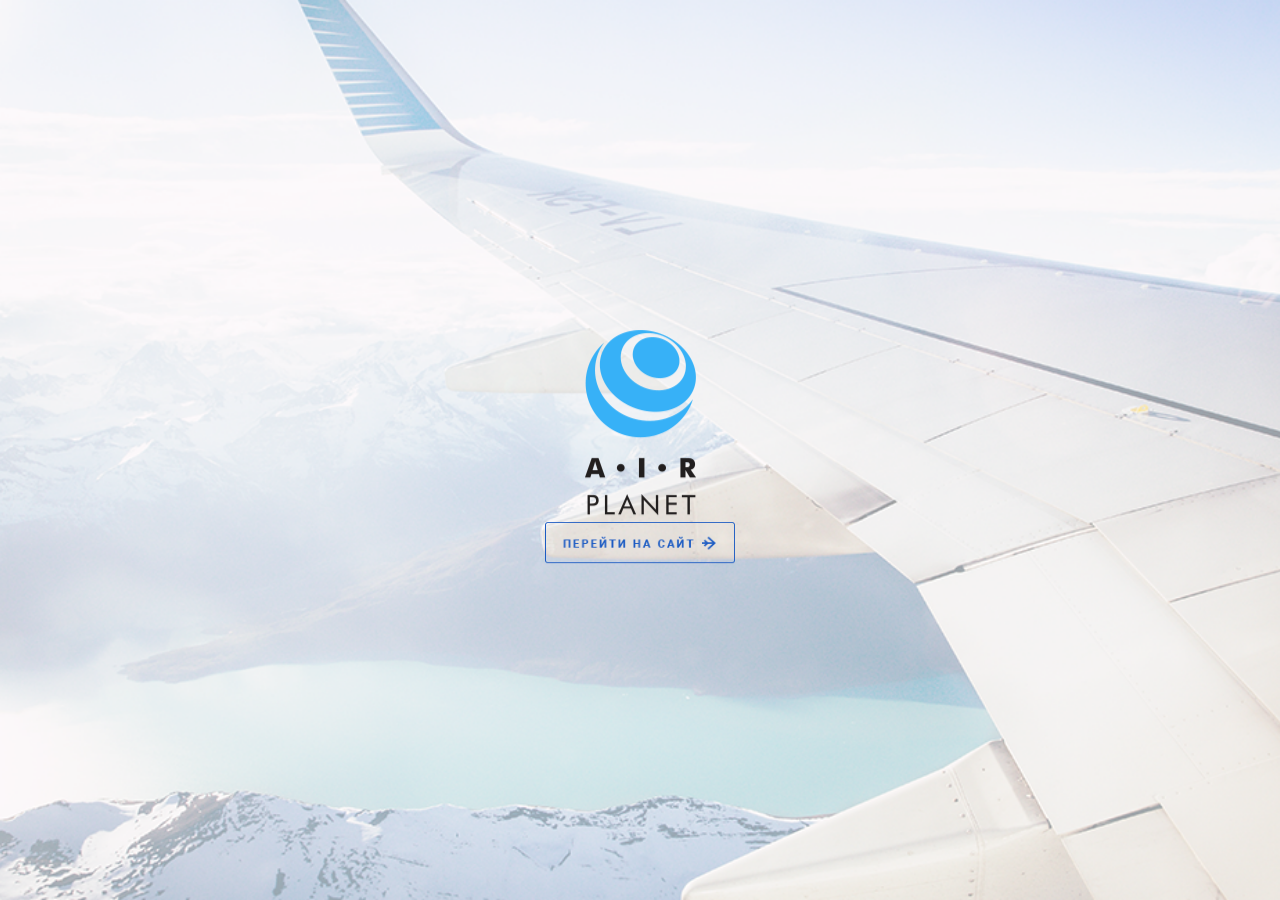
<file: index.html>
<!DOCTYPE html>
<html lang="ru">
<head>
    <meta charset="UTF-8">
    <meta name="viewport" content="width=device-width, initial-scale=1.0">
    <meta http-equiv="X-UA-Compatible" content="ie=edge">
    <link rel="stylesheet" href="css/main.css">
    <title>Добро пожаловать</title>
</head>
<body>
    <div class="wrapper wrapper_welcome">
        <div class="welcome">
            <div class="welcome__container">
                <div class="welcome__pic">
                    <img src="img/logos/logo_intro.png" alt="">
                </div>
                <a href="about.html" class="welcome__btn">
                    <img src="img/content/btn.png" alt="">
                </a>
            </div>
        </div>
  </div>
</body>
</html>
</file>
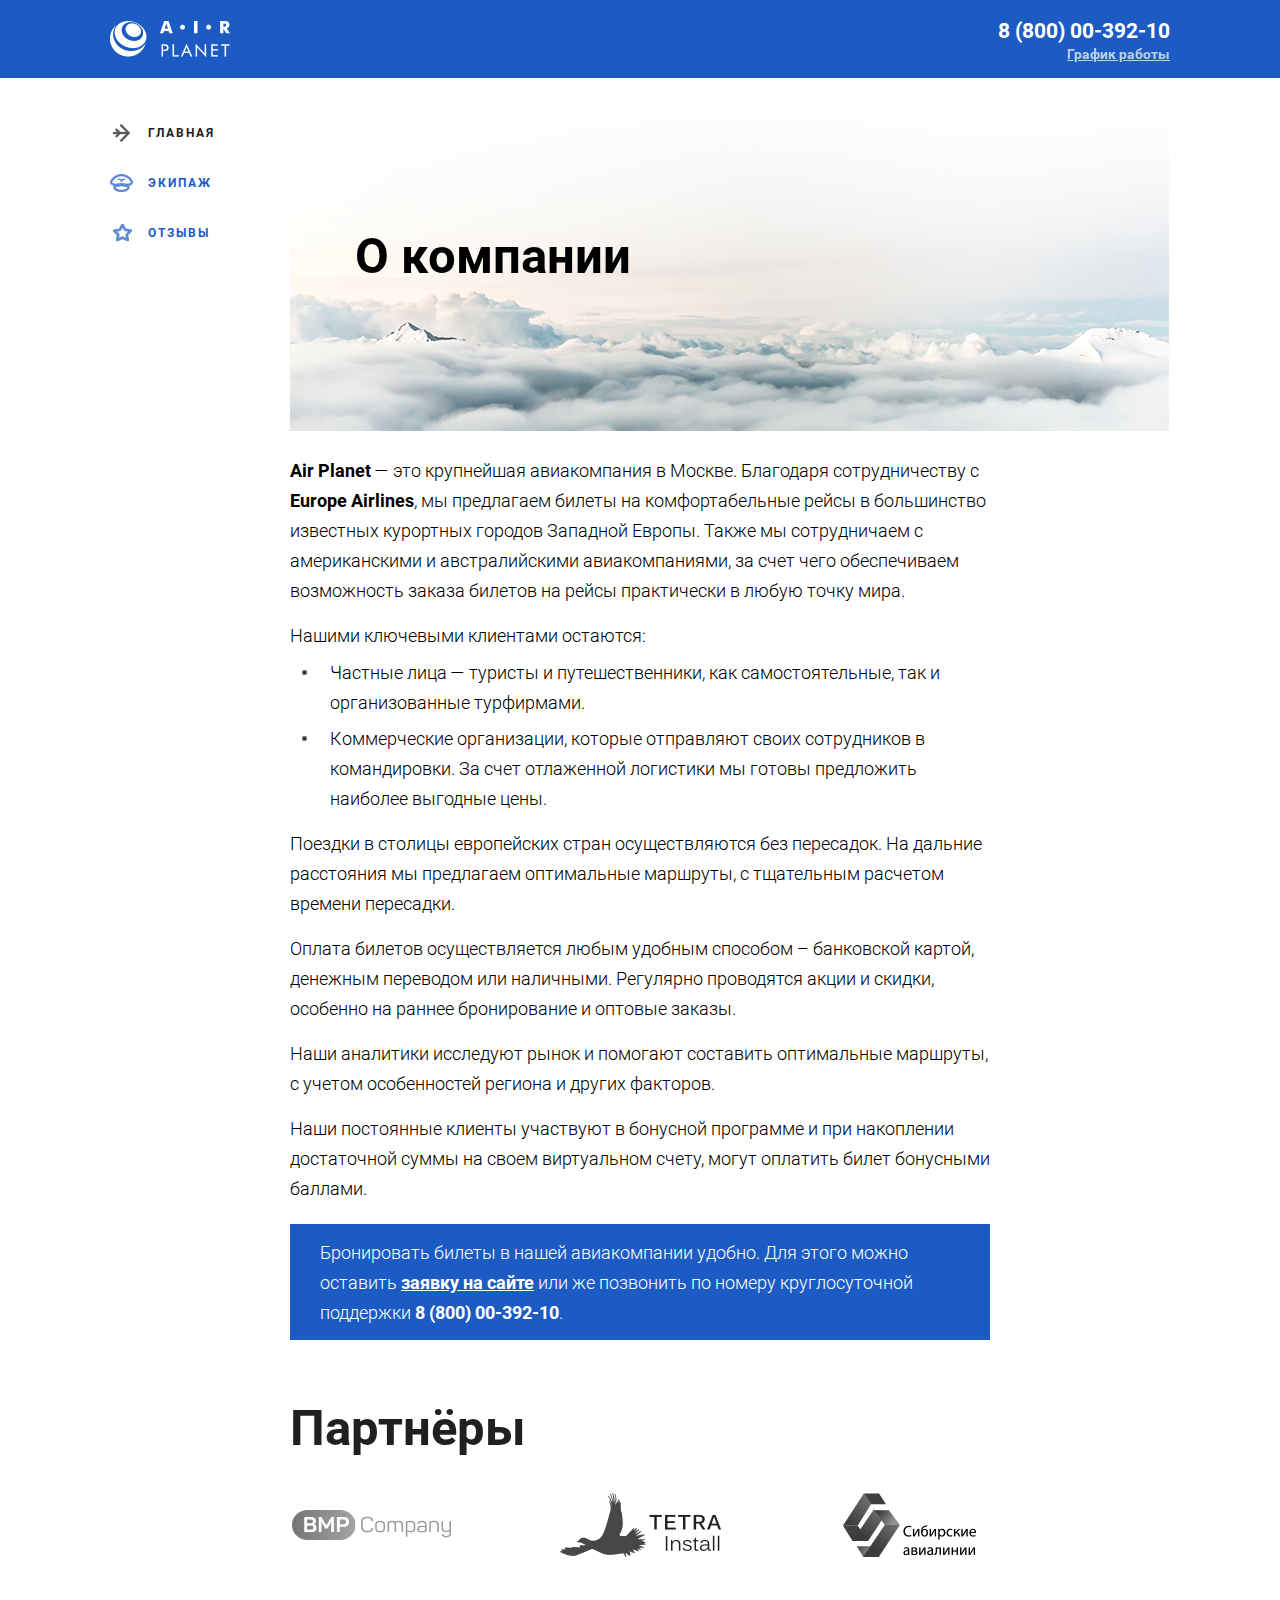
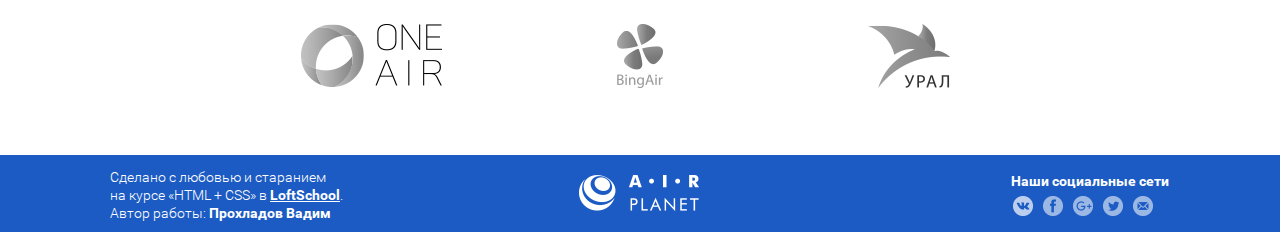
<file: about.html>
<!DOCTYPE html>
<html lang="ru">
<head>
    <meta charset="UTF-8">
    <meta name="viewport" content="width=device-width, initial-scale=1.0">
    <meta http-equiv="X-UA-Compatible" content="ie=edge">
    <link rel="stylesheet" href="css/main.css">
    <title>Главная страница</title>
</head>
<body>
    <div class="wrapper">
    <!-- шапка -->
        <header class="header">
            <div class="container clearfix">
                <div class="header__col-left">
                    <a href="index.html" class="header__logo">
                        <img src="img\logos\logo.png" alt="logo" class="logo">
                    </a>
                </div>
                <div class="header__col-right">
                    <div class="contacts">
                        <a href="tel:88000039210" class="contacts__phone">8 (800) 00-392-10</a>
                        <div class="contacts__elem">
                            <a href="#" class="contacts__shedule">График работы</a>
                            <div class="contacts__dropdown">
                                <div class="contacts__time">
                                    пн-вс: 09:00-20:00
                                </div>
                                <div class="contacts__lunch">
                                    обед: 14:00-14:30
                                </div>
                            </div>
                        </div>
                    </div>
                </div>
            </div>
        </header>
        <section class="page">
            <div class="container clearfix">
                <!-- боковая панель -->
                <aside class="sidebar">
                    <nav class="menu">
                        <ul class="nav-menu">
                            <li class="nav-menu__item">
                                <a href="" class="nav-menu__link nav-menu__item_active">
                                    <span class="nav-menu__icon nav-menu__icon_triangle"></span>
                                    <span class="nav-menu__text">Главная</span>
                                </a>
                            </li>
                            <li class="nav-menu__item">
                                <a href="team.html" class="nav-menu__link">
                                    <span class="nav-menu__icon nav-menu__icon_cap"></span>
                                    <span class="nav-menu__text">Экипаж</span>
                                </a>
                            </li>
                            <li class="nav-menu__item">
                                <a href="comments.html" class="nav-menu__link">
                                    <span class="nav-menu__icon nav-menu__icon_star"></span>
                                    <span class="nav-menu__text">Отзывы</span>
                                </a>
                            </li>
                        </ul>
                    </nav>
                </aside>
                <!-- содержание страницы -->
                <main class="main-content">
                    <div class="page-image">
                        <img src="img/decor/about.png" alt="" class="page-image__picture">
                        <div class="page-image__text">О компании</div>
                    </div>
                    <div class="about-container">
                        <!-- текст на странице -->
                        <div class="page-text">
                            <p><b>Air Planet</b> — это крупнейшая авиакомпания в Москве. Благодаря сотрудничеству с <b>Europe Airlines</b>, мы предлагаем билеты на комфортабельные рейсы в большинство известных курортных городов Западной Европы. Также мы сотрудничаем с американскими и австралийскими авиакомпаниями, за счет чего обеспечиваем возможность заказа билетов на рейсы практически в любую точку мира.</p>
                            <h3>Нашими ключевыми клиентами остаются:</h3>
                            <ul>
                                <li>Частные лица — туристы и путешественники, как самостоятельные, так и организованные турфирмами.</li>
                                <li>Коммерческие организации, которые отправляют своих сотрудников в командировки. За счет отлаженной логистики мы готовы предложить наиболее выгодные цены.</li>
                            </ul>
                            <p>Поездки в столицы европейских стран осуществляются без пересадок. На дальние расстояния мы предлагаем оптимальные маршруты, с тщательным расчетом времени пересадки.</p>
                            <p>Оплата билетов осуществляется любым удобным способом – банковской картой, денежным переводом или наличными. Регулярно проводятся акции и скидки, особенно на раннее бронирование и оптовые заказы.</p>
                            <p>Наши аналитики исследуют рынок и помогают составить оптимальные маршруты, с учетом особенностей региона и других факторов.</p>
                            <p>Наши постоянные клиенты участвуют в бонусной программе и при накоплении достаточной суммы на своем виртуальном счету, могут оплатить билет бонусными баллами.</p>
                        </div>
                        <div class="about-container__description">
                            Бронировать билеты в нашей авиакомпании удобно. Для этого можно оставить <a href="#" class="about-container__order">заявку на сайте</a> или же позвонить по номеру круглосуточной поддержки <a href="tel:88000039210" class="about-container__phone">8 (800) 00-392-10</a>.
                        </div>
                        <div class="about-container__partners">
                            <h2 class="about-container__section-title">Партнёры</h2>
                            <ul class="about-container__partners-list">
                                <li class="about-container__partners-item">
                                    <a href="" class="about-container_parters-link">
                                        <img src="img/partners/partner-bmp.png" alt="" class="about-container__picture">
                                    </a>
                                </li>
                                <li class="about-container__partners-item">
                                    <a href="" class="about-container_parters-link">
                                        <img src="img/partners/partner-tetra.png" alt="" class="about-container__picture">
                                    </a>
                                </li>
                                <li class="about-container__partners-item">
                                    <a href="" class="about-container_parters-link">
                                        <img src="img/partners/partner-sib.png" alt="" class="about-container__picture">
                                    </a>
                                </li>
                                <li class="about-container__partners-item">
                                    <a href="" class="about-container_parters-link">
                                        <img src="img/partners/partner-oneair.png" alt="" class="about-container__picture">
                                    </a>
                                </li>
                                <li class="about-container__partners-item">
                                    <a href="" class="about-container_parters-link">
                                        <img src="img/partners/partner-bingair.png" alt="" class="about-container__picture">
                                    </a>
                                </li>
                                <li class="about-container__partners-item">
                                    <a href="" class="about-container_parters-link">
                                        <img src="img/partners/partner-ural.png" alt="" class="about-container__picture">
                                    </a>
                                </li>
                            </ul>
                        </div>
                    </div>
                </main>
            </div>
        </section>
    </div>
    <div class="footer">
    <!--conteiner центрируем содержание-->
        <div class="container clearfix">
            <div class="footer-autor">
                Сделано с любовью и старанием<br>
                на курсе «HTML + CSS» в <a class="footer-author__school" href="https://loftschool.com/">LoftSchool</a>.<br>
                Автор работы: <a class="footer-author__link" href="#">Прохладов Вадим</a>
            </div>
            <div class="footer-logo">
                <a class="footer-logo__link" href="index.html">
                    <img src="img\logos\logo.png" alt="logo" class="logo">
                </a>
            </div>
            <div class="footer-social">
                <div class="footer-social__text">Наши социальные сети</div>
                <ul class="footer-social__list">
                    <li class="footer-social__item">
                        <a class="footer-social__link" href="#">
                            <img class="footer-social__img" src="img\icons\vk.png" alt="ВК">
                        </a>
                    </li>
                    <li class="footer-social__item">
                        <a class="footer-social__link" href="#">
                            <img class="footer-social__img" src="img\icons\fasebook.png" alt="facebook">
                        </a>
                    </li>
                    <li class="footer-social__item">
                        <a class="footer-social__link" href="#">
                            <img class="footer-social__img" src="img\icons\google.png" alt="Google+">
                        </a>
                    </li>
                    <li class="footer-social__item">
                        <a class="footer-social__link" href="#">
                            <img class="footer-sociall__img" src="img\icons\tweeter.png" alt="twitter">
                        </a>
                    </li>
                    <li class="footer-social__item">
                        <a class="footer-social__link" href="#">
                            <img class="footer-social__img" src="img\icons\mail.png" alt="e-mail:">
                        </a>
                    </li>
                </ul>
            </div>
        </div>
    </div>
</body>
</html>
</file>
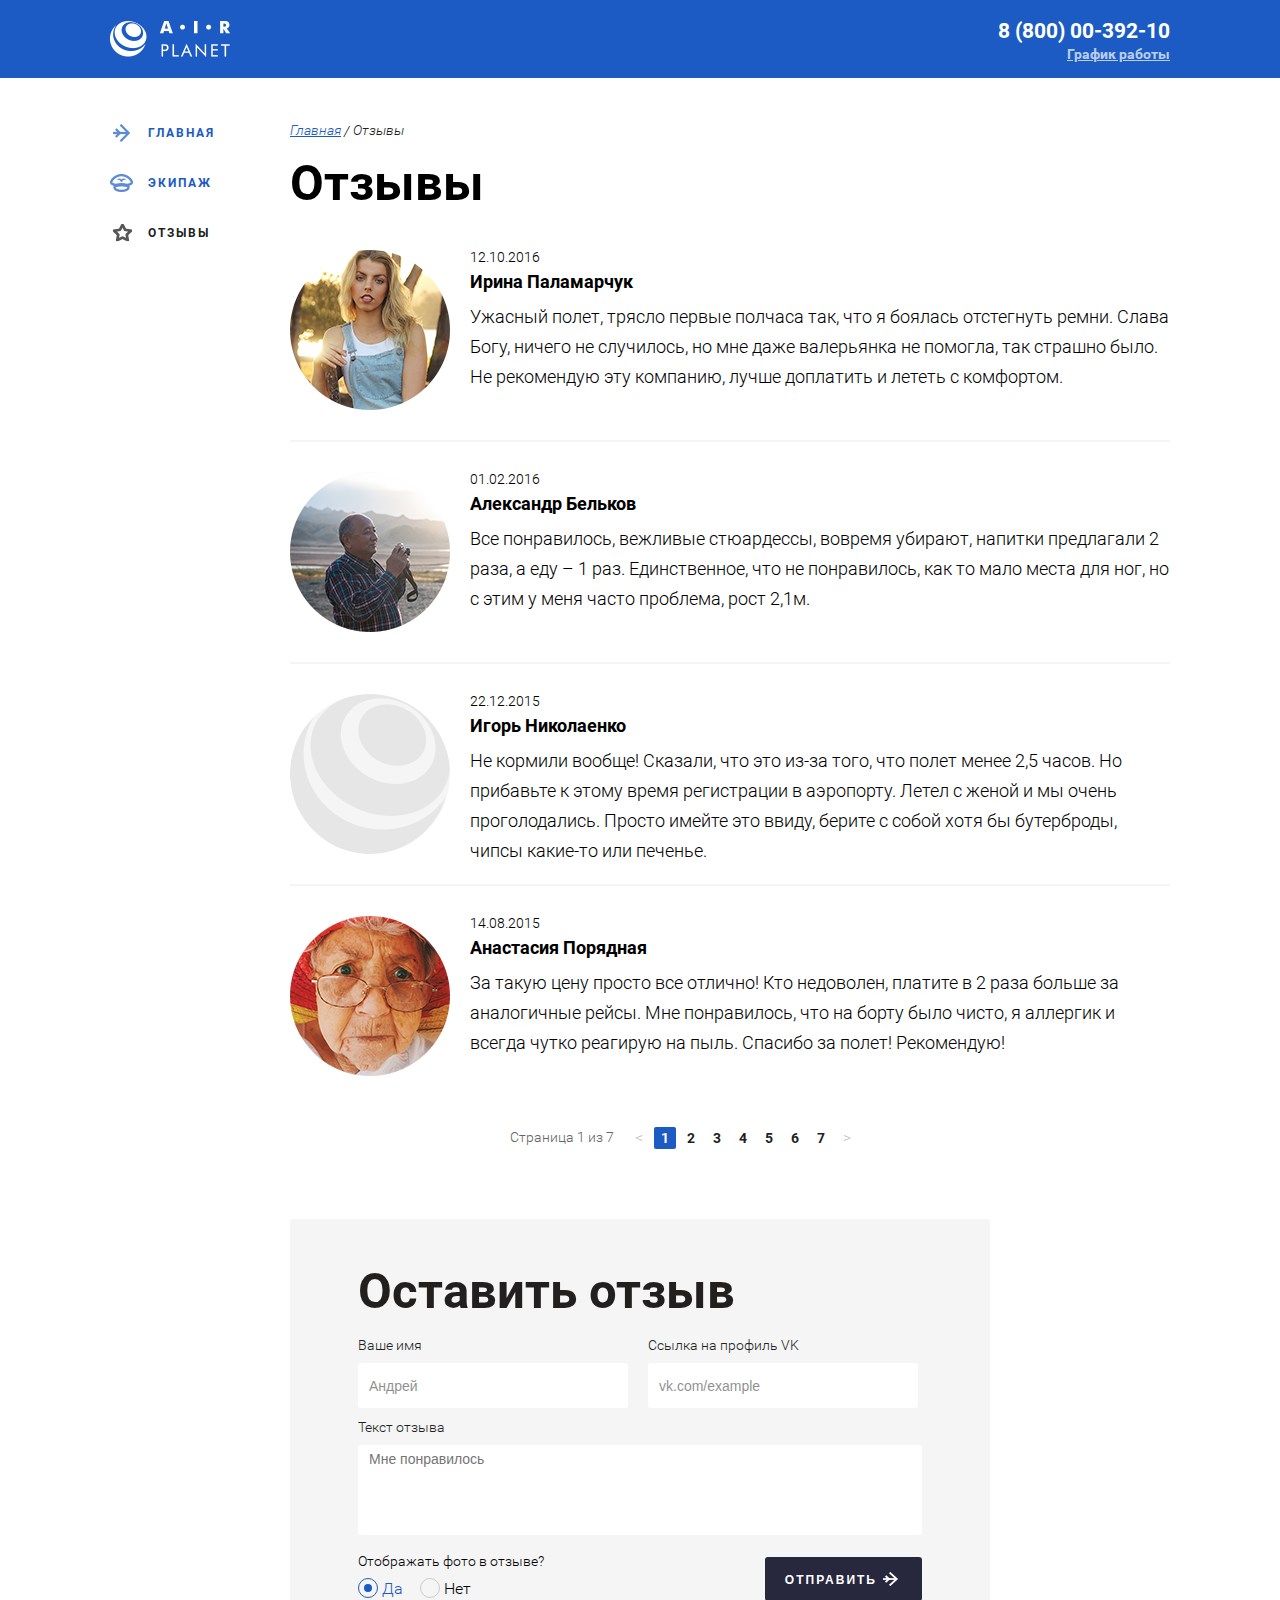
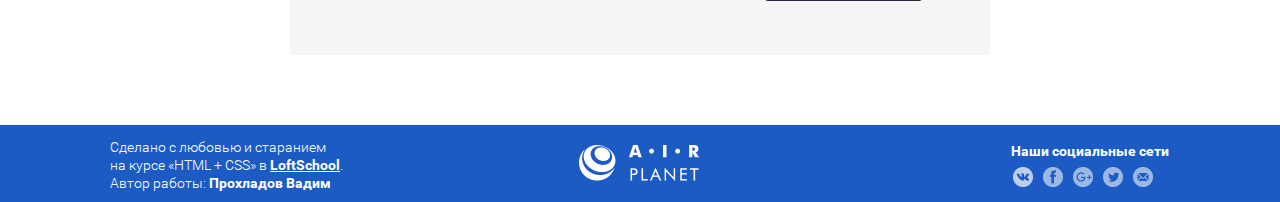
<file: comments.html>
<!DOCTYPE html>
<html lang="ru">
<head>
    <meta charset="UTF-8">
    <meta name="viewport" content="width=device-width, initial-scale=1.0">
    <meta http-equiv="X-UA-Compatible" content="ie=edge">
    <link rel="stylesheet" href="css/main.css">
    <title>Коментарии</title>
</head>
<body>
    <div class="wrapper">
    <!-- шапка -->
        <header class="header">
            <div class="container clearfix">
                <div class="header__col-left">
                    <a href="index.html" class="header__logo">
                        <img src="img\logos\logo.png" alt="logo" class="logo">
                    </a>
                </div>
                <div class="header__col-right">
                    <div class="contacts">
                        <a href="tel:88000039210" class="contacts__phone">8 (800) 00-392-10</a>
                        <div class="contacts__elem">
                            <a href="#" class="contacts__shedule">График работы</a>
                            <div class="contacts__dropdown">
                                <div class="contacts__time">
                                    пн-вс: 09:00-20:00
                                </div>
                                <div class="contacts__lunch">
                                    обед: 14:00-14:30
                                </div>
                            </div>
                        </div>
                    </div>
                </div>
            </div>
        </header>
        <div class="page">
            <div class="container clearfix">
                <!-- боковая панель -->
                <aside class="sidebar">
                    <nav class="menu">
                        <ul class="nav-menu">
                            <li class="nav-menu__item">
                                <a href="about.html" class="nav-menu__link">
                                    <span class="nav-menu__icon nav-menu__icon_triangle"></span>
                                    <span class="nav-menu__text">Главная</span>
                                </a>
                            </li>
                            <li class="nav-menu__item">
                                <a href="team.html" class="nav-menu__link">
                                    <span class="nav-menu__icon nav-menu__icon_cap"></span>
                                    <span class="nav-menu__text">Экипаж</span>
                                </a>
                            </li>
                            <li class="nav-menu__item">
                                <a href="comments.html" class="nav-menu__link nav-menu__item_active">
                                    <span class="nav-menu__icon nav-menu__icon_star"></span>
                                    <span class="nav-menu__text">Отзывы</span>
                                </a>
                            </li>
                        </ul>
                    </nav>
                </aside>
                <!-- содержание страницы -->
                <main class="main-content main-content_padding_top">
                    <ul class="breadcrumbs">
                        <li class="breadcrumbs__item">
                            <a href="about.html" class="breadcrumbs__link">Главная</a>
                        </li>
                        <li class="breadcrumbs__item breadcrumbs__item_active">
                            <a href="#" class="breadcrumbs__link">Отзывы</a>
                        </li>
                    </ul>
                    <h1 class="comments-title">Отзывы</h1>
                    <ul class="comments">
                        <li class="comments__item clearfix">
                            <img src="img/content/comments/palamarchuk .png" alt="photo" class="comments__photo">
                            <div class="comments__content">
                                <p class="comments__date">12.10.2016</p>
                                <p class="comments__user">Ирина Паламарчук</p>
                                <p class="comments__text">Ужасный полет, трясло первые полчаса так, что я боялась отстегнуть ремни. Слава Богу, ничего не случилось, но мне даже валерьянка не помогла, так страшно было. Не рекомендую эту компанию, лучше доплатить и лететь с комфортом.</p>
                            </div>
                        </li>
                        <li class="comments__item clearfix">
                            <img src="img\content\comments\belkov.png" alt="photo" class="comments__photo">
                            <div class="comments__content">
                                <p class="comments__date">01.02.2016</p>
                                <p class="comments__user">Александр Бельков</p>
                                <p class="comments__text">Все понравилось, вежливые стюардессы, вовремя убирают, напитки предлагали 2 раза, а еду – 1 раз. Единственное, что не понравилось, как то мало места для ног, но с этим у меня часто проблема, рост 2,1м.</p>
                            </div>
                        </li>
                        <li class="comments__item clearfix">
                            <img src="img/content/comments/nikolaenko.png" alt="photo" class="comments__photo">
                            <div class="comments__content">
                                <p class="comments__date">22.12.2015</p>
                                <p class="comments__user">Игорь Николаенко</p>
                                <p class="comments__text">Не кормили вообще! Сказали, что это из-за того, что полет менее 2,5 часов. Но прибавьте к этому время регистрации в аэропорту. Летел с женой и мы очень проголодались. Просто имейте это ввиду, берите с собой хотя бы бутерброды, чипсы какие-то или печенье.</p>
                            </div>
                        </li>
                        <li class="comments__item clearfix">
                            <img src="img/content/comments/poryadnay.png" alt="photo" class="comments__photo">
                            <div class="comments__content">
                                <p class="comments__date">14.08.2015</p>
                                <p class="comments__user">Анастасия Порядная</p>
                                <p class="comments__text">За такую цену просто все отлично! Кто недоволен, платите в 2 раза больше за аналогичные рейсы. Мне понравилось, что на борту было чисто, я аллергик и всегда чутко реагирую на пыль. Спасибо за полет! Рекомендую!</p>
                            </div>
                        </li>
                    </ul>
                    <div class="pagination">
                        <div class="pagination__status">
                            Страница 1 из 7
                        </div>
                        <div class="pagination__controls">
                            <a href="#" class="pagination__arrow pagination__arrow_prev"><</a>
                            <ul class="pagination__list">
                                <li class="pagination__item pagination__item_active">
                                    <a href="#" class="pagination__link">1</a>
                                </li>
                                <li class="pagination__item">
                                    <a href="#" class="pagination__link">2</a>
                                </li>
                                <li class="pagination__item">
                                  <a href="#" class="pagination__link">3</a>
                                </li>
                                 <li class="pagination__item">
                                    <a href="#" class="pagination__link">4</a>
                                </li>
                                <li class="pagination__item">
                                    <a href="#" class="pagination__link">5</a>
                                </li>
                                <li class="pagination__item">
                                    <a href="#" class="pagination__link">6</a>
                                </li>
                                <li class="pagination__item">
                                    <a href="#" class="pagination__link">7</a>
                                </li>
                            </ul>
                            <a href="#" class="pagination__arrow pagination__arrow_next">></a>
                        </div>
                    </div>
                    <!--форма для отзывов-->
                    <div class="form">
                        <div class="form__title">
                              Оставить отзыв
                        </div>
                        <div class="form__fields">
                            <form class="form__elem" method="post">
                                <div class="form__row clearfix">
                                    <label class="form__cell">
                                        <div class="form__field-title">
                                            Ваше имя
                                        </div>
                                        <input type="text" value="" class="form__input-text" placeholder="Андрей">
                                    </label>
                                    <label class="form__cell">
                                        <div class="form__field-title">
                                            Ссылка на профиль VK
                                        </div>
                                        <input type="text" value="" class="form__input-text" placeholder="vk.com/example">
                                    </label>
                                </div>
                                <div class="form__row">
                                    <label class="form__textarea-label">
                                        <div class="form__field-title">
                                            Текст отзыва
                                        </div>
                                        <textarea class="form__textarea" placeholder="Мне понравилось"></textarea>
                                    </label>
                                </div>
                                <div class="form__btns">
                                    <div class="form__controls">
                                        <div class="form__controls-btns clearfix">
                                            <div class="form__controls-left">
                                                <div class="form__controls-title">
                                                    Отображать фото в отзыве?
                                                </div>
                                                <label class="form__radio">
                                                    <input type="radio" name="review" class="form__radio-elem" checked>
                                                    <div class="form__radio-fake"></div>
                                                    <div class="form__radio-text">Да</div>
                                                </label>
                                                <label class="form__radio">
                                                    <input type="radio" name="review" class="form__radio-elem">
                                                    <div class="form__radio-fake"></div>
                                                    <div class="form__radio-text">Нет</div>
                                                </label>
                                            </div>
                                            <div class="form__controls-right">
                                                <input type="submit" value="Отправить" class="form__submit">
                                            </div>
                                        </div>
                                    </div>
                                </div>
                            </form>
                        </div>
                    </div>
                </main>
            </div>
        </div>
    </div>
    <div class="footer">
    <!--conteiner центрируем содержание-->
        <div class="container clearfix">
            <div class="footer-autor">
                Сделано с любовью и старанием<br>
                на курсе «HTML + CSS» в <a class="footer-author__school" href="https://loftschool.com/">LoftSchool</a>.<br>
                Автор работы: <a class="footer-author__link" href="#">Прохладов Вадим</a>
            </div>
            <div class="footer-logo">
                <a class="footer-logo__link" href="index.html">
                    <img src="img\logos\logo.png" alt="logo" class="logo">
                </a>
            </div>
            <div class="footer-social">
                <div class="footer-social__text">Наши социальные сети</div>
                <ul class="footer-social__list">
                    <li class="footer-social__item">
                        <a class="footer-social__link" href="#">
                            <img class="footer-social__img" src="img\icons\vk.png" alt="ВК">
                        </a>
                    </li>
                    <li class="footer-social__item">
                        <a class="footer-social__link" href="#">
                            <img class="footer-social__img" src="img\icons\fasebook.png" alt="facebook">
                        </a>
                    </li>
                    <li class="footer-social__item">
                        <a class="footer-social__link" href="#">
                            <img class="footer-social__img" src="img\icons\google.png" alt="Google+">
                        </a>
                    </li>
                    <li class="footer-social__item">
                        <a class="footer-social__link" href="#">
                            <img class="footer-sociall__img" src="img\icons\tweeter.png" alt="twitter">
                        </a>
                    </li>
                    <li class="footer-social__item">
                        <a class="footer-social__link" href="#">
                            <img class="footer-social__img" src="img\icons\mail.png" alt="e-mail:">
                        </a>
                    </li>
                </ul>
            </div>
        </div>
    </div>
</body>
</html>
</file>
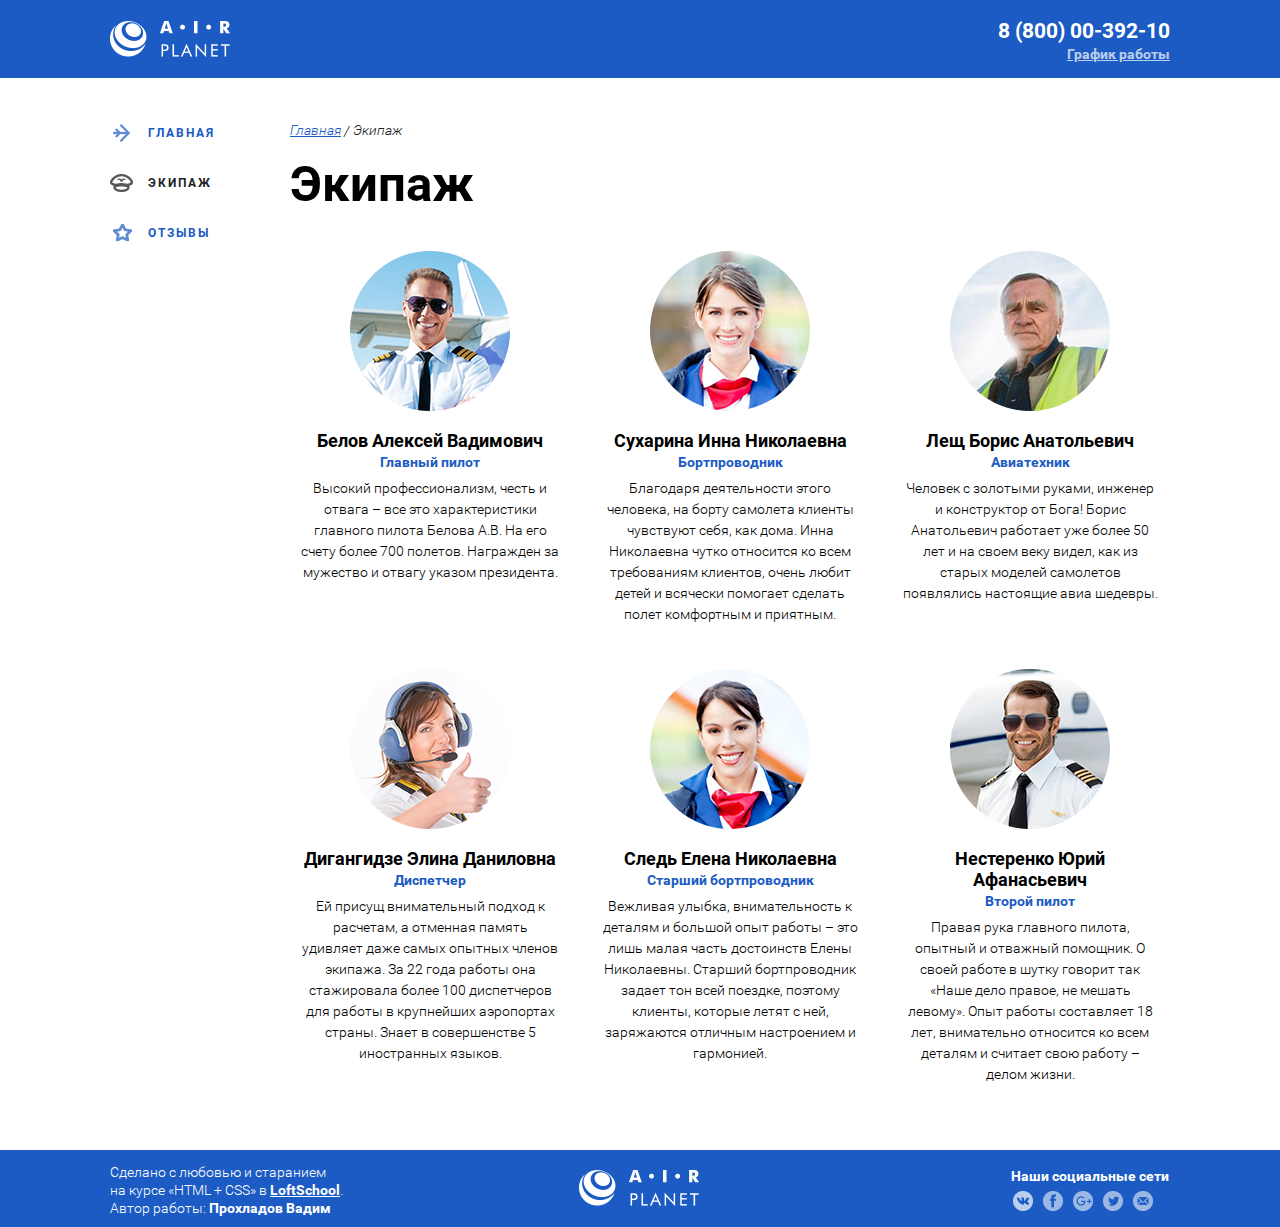
<file: team.html>
<!DOCTYPE html>
<html lang="ru">
<head>
    <meta charset="UTF-8">
    <meta name="viewport" content="width=device-width, initial-scale=1.0">
    <meta http-equiv="X-UA-Compatible" content="ie=edge">
    <link rel="stylesheet" href="css/main.css">
    <title>Коментарии</title>
</head>
<body>
    <div class="wrapper">
    <!-- шапка -->
        <header class="header">
            <div class="container clearfix">
                <div class="header__col-left">
                    <a href="index.html" class="header__logo">
                        <img src="img\logos\logo.png" alt="logo" class="logo">
                    </a>
                </div>
                <div class="header__col-right">
                    <div class="contacts">
                        <a href="tel:88000039210" class="contacts__phone">8 (800) 00-392-10</a>
                        <div class="contacts__elem">
                            <a href="#" class="contacts__shedule">График работы</a>
                            <div class="contacts__dropdown">
                                <div class="contacts__time">
                                    пн-вс: 09:00-20:00
                                </div>
                                <div class="contacts__lunch">
                                    обед: 14:00-14:30
                                </div>
                            </div>
                        </div>
                    </div>
                </div>
            </div>
        </header>
        <div class="page">
            <div class="container clearfix">
                <!-- боковая панель -->
                <aside class="sidebar">
                    <nav class="menu">
                        <ul class="nav-menu">
                            <li class="nav-menu__item">
                                <a href="about.html" class="nav-menu__link">
                                    <span class="nav-menu__icon nav-menu__icon_triangle"></span>
                                    <span class="nav-menu__text">Главная</span>
                                </a>
                            </li>
                            <li class="nav-menu__item">
                                <a href="team.html" class="nav-menu__link nav-menu__item_active">
                                    <span class="nav-menu__icon nav-menu__icon_cap"></span>
                                    <span class="nav-menu__text">Экипаж</span>
                                </a>
                            </li>
                            <li class="nav-menu__item">
                                <a href="comments.html" class="nav-menu__link">
                                    <span class="nav-menu__icon nav-menu__icon_star"></span>
                                    <span class="nav-menu__text">Отзывы</span>
                                </a>
                            </li>
                        </ul>
                    </nav>
                </aside>
                <!-- содержание страницы -->
                <main class="main-content main-content_padding_top">
                    <ul class="breadcrumbs">
                        <li class="breadcrumbs__item">
                            <a href="about.html" class="breadcrumbs__link">Главная</a>
                        </li>
                        <li class="breadcrumbs__item breadcrumbs__item_active">
                            <a href="#" class="breadcrumbs__link">Экипаж</a>
                        </li>
                    </ul>
                    <h1 class="team-title">Экипаж</h1>
                    <ul class="team__list">
                        <li class="team__item team__item_padding1">
                            <img src="img/content/team/AviationCV.com_Pilot_Life.png" alt="" class="team__photo">
                            <div class="team__description">
                                <p class="team__name">
                                    Белов Алексей Вадимович
                                </p>
                                <p class="team__position">
                                    Главный пилот
                                </p>
                                <p class="team__text">
                                    Высокий профессионализм, честь и отвага – все это характеристики главного пилота Белова А.В. На его счету более 700 полетов. Награжден за мужество и отвагу указом президента.
                                </p>
                            </div>
                        </li>
                        <li class="team__item team__item_padding1">
                            <img src="img/content/team/vred-raboty-stuardessy.png" alt="" class="team__photo">
                            <div class="team__description">
                                <p class="team__name">
                                    Сухарина Инна Николаевна
                                </p>
                                <p class="team__position">
                                    Бортпроводник
                                </p>
                                <p class="team__text">
                                    Благодаря деятельности этого человека, на борту самолета клиенты чувствуют себя, как дома. Инна Николаевна чутко относится ко всем требованиям клиентов, очень любит детей и всячески помогает сделать полет комфортным и приятным.
                                </p>
                            </div>
                        </li>
                        <li class="team__item team__item_padding1">
                            <img src="img/content/team/main.png" alt="" class="team__photo">
                            <div class="team__description">
                                <p class="team__name">
                                    Лещ Борис Анатольевич
                                </p>
                                <p class="team__position">
                                    Авиатехник
                                </p>
                                <p class="team__text">
                                    Человек с золотыми руками, инженер и конструктор от Бога! Борис Анатольевич работает уже более 50 лет и на своем веку видел, как из старых моделей самолетов появлялись настоящие авиа шедевры.
                                </p>
                            </div>
                        </li>
                        <li class="team__item team__item_padding2">
                            <img src="img/content/team/shutterstock_362394002.png" alt="" class="team__photo">
                            <div class="team__description">
                                <p class="team__name">
                                    Дигангидзе Элина Даниловна
                                </p>
                                <p class="team__position">
                                    Диспетчер
                                </p>
                                <p class="team__text">
                                    Ей присущ внимательный подход к расчетам, а отменная память удивляет даже самых опытных членов экипажа. За 22 года работы она стажировала более 100 диспетчеров для работы в крупнейших аэропортах страны.  Знает в совершенстве 5 иностранных языков.
                                </p>
                            </div>
                        </li>
                        <li class="team__item team__item_padding2">
                            <img src="img/content/team/vred-raboty-stuardessy2.png" alt="" class="team__photo">
                            <div class="team__description">
                                <p class="team__name">
                                    Следь Елена Николаевна
                                </p>
                                <p class="team__position">
                                    Старший бортпроводник
                                </p>
                                <p class="team__text">
                                    Вежливая улыбка, внимательность к деталям и большой опыт работы – это лишь малая часть достоинств Елены Николаевны. Старший бортпроводник задает тон всей поездке, поэтому клиенты, которые летят с ней, заряжаются отличным настроением и гармонией.
                                </p>
                            </div>
                        </li>
                        <li class="team__item team__item_padding2">
                            <img src="img/content/team/airplane-pilot-today-tease-160308_c87be0c62b0a12ecca3ae38e1e37f314.png" alt="" class="team__photo">
                            <div class="team__description">
                                <p class="team__name">
                                    Нестеренко Юрий Афанасьевич
                                </p>
                                <p class="team__position">
                                    Второй пилот
                                </p>
                                <p class="team__text">
                                    Правая рука главного пилота, опытный и отважный помощник. О своей работе в шутку говорит так «Наше дело правое, не мешать левому». Опыт работы составляет 18 лет, внимательно относится ко всем деталям и считает свою работу – делом жизни.
                                </p>
                            </div>
                        </li>
                    </ul>
                </main>
            </div>
        </div>
    </div>
    <div class="footer">
    <!--conteiner центрируем содержание-->
        <div class="container clearfix">
            <div class="footer-autor">
                Сделано с любовью и старанием<br>
                на курсе «HTML + CSS» в <a class="footer-author__school" href="https://loftschool.com/">LoftSchool</a>.<br>
                Автор работы: <a class="footer-author__link" href="#">Прохладов Вадим</a>
            </div>
            <div class="footer-logo">
                <a class="footer-logo__link" href="index.html">
                    <img src="img\logos\logo.png" alt="logo" class="logo">
                </a>
            </div>
            <div class="footer-social">
                <div class="footer-social__text">Наши социальные сети</div>
                <ul class="footer-social__list">
                    <li class="footer-social__item">
                        <a class="footer-social__link" href="#">
                            <img class="footer-social__img" src="img\icons\vk.png" alt="ВК">
                        </a>
                    </li>
                    <li class="footer-social__item">
                        <a class="footer-social__link" href="#">
                            <img class="footer-social__img" src="img\icons\fasebook.png" alt="facebook">
                        </a>
                    </li>
                    <li class="footer-social__item">
                        <a class="footer-social__link" href="#">
                            <img class="footer-social__img" src="img\icons\google.png" alt="Google+">
                        </a>
                    </li>
                    <li class="footer-social__item">
                        <a class="footer-social__link" href="#">
                            <img class="footer-sociall__img" src="img\icons\tweeter.png" alt="twitter">
                        </a>
                    </li>
                    <li class="footer-social__item">
                        <a class="footer-social__link" href="#">
                            <img class="footer-social__img" src="img\icons\mail.png" alt="e-mail:">
                        </a>
                    </li>
                </ul>
            </div>
        </div>
    </div>
</body>
</html>
</file>
<file: css/main.css>
/* Настройки лейаута */
@import "layout/normalize.css";
@import "layout/fonts.css";
@import "layout/base.css";
@import "layout/main_layout.css";

/* Компоненты */
@import "components/header.css";
@import "components/sidebar.css";
@import "components/breadcrumbs.css";
@import "components/main-content.css";
@import "components/form.css";
@import "components/footer.css";

/* Страницы */
@import "pages/about.css";
@import "pages/welcome.css";
@import "pages/comments.css";
@import "pages/team.css";
</file>
